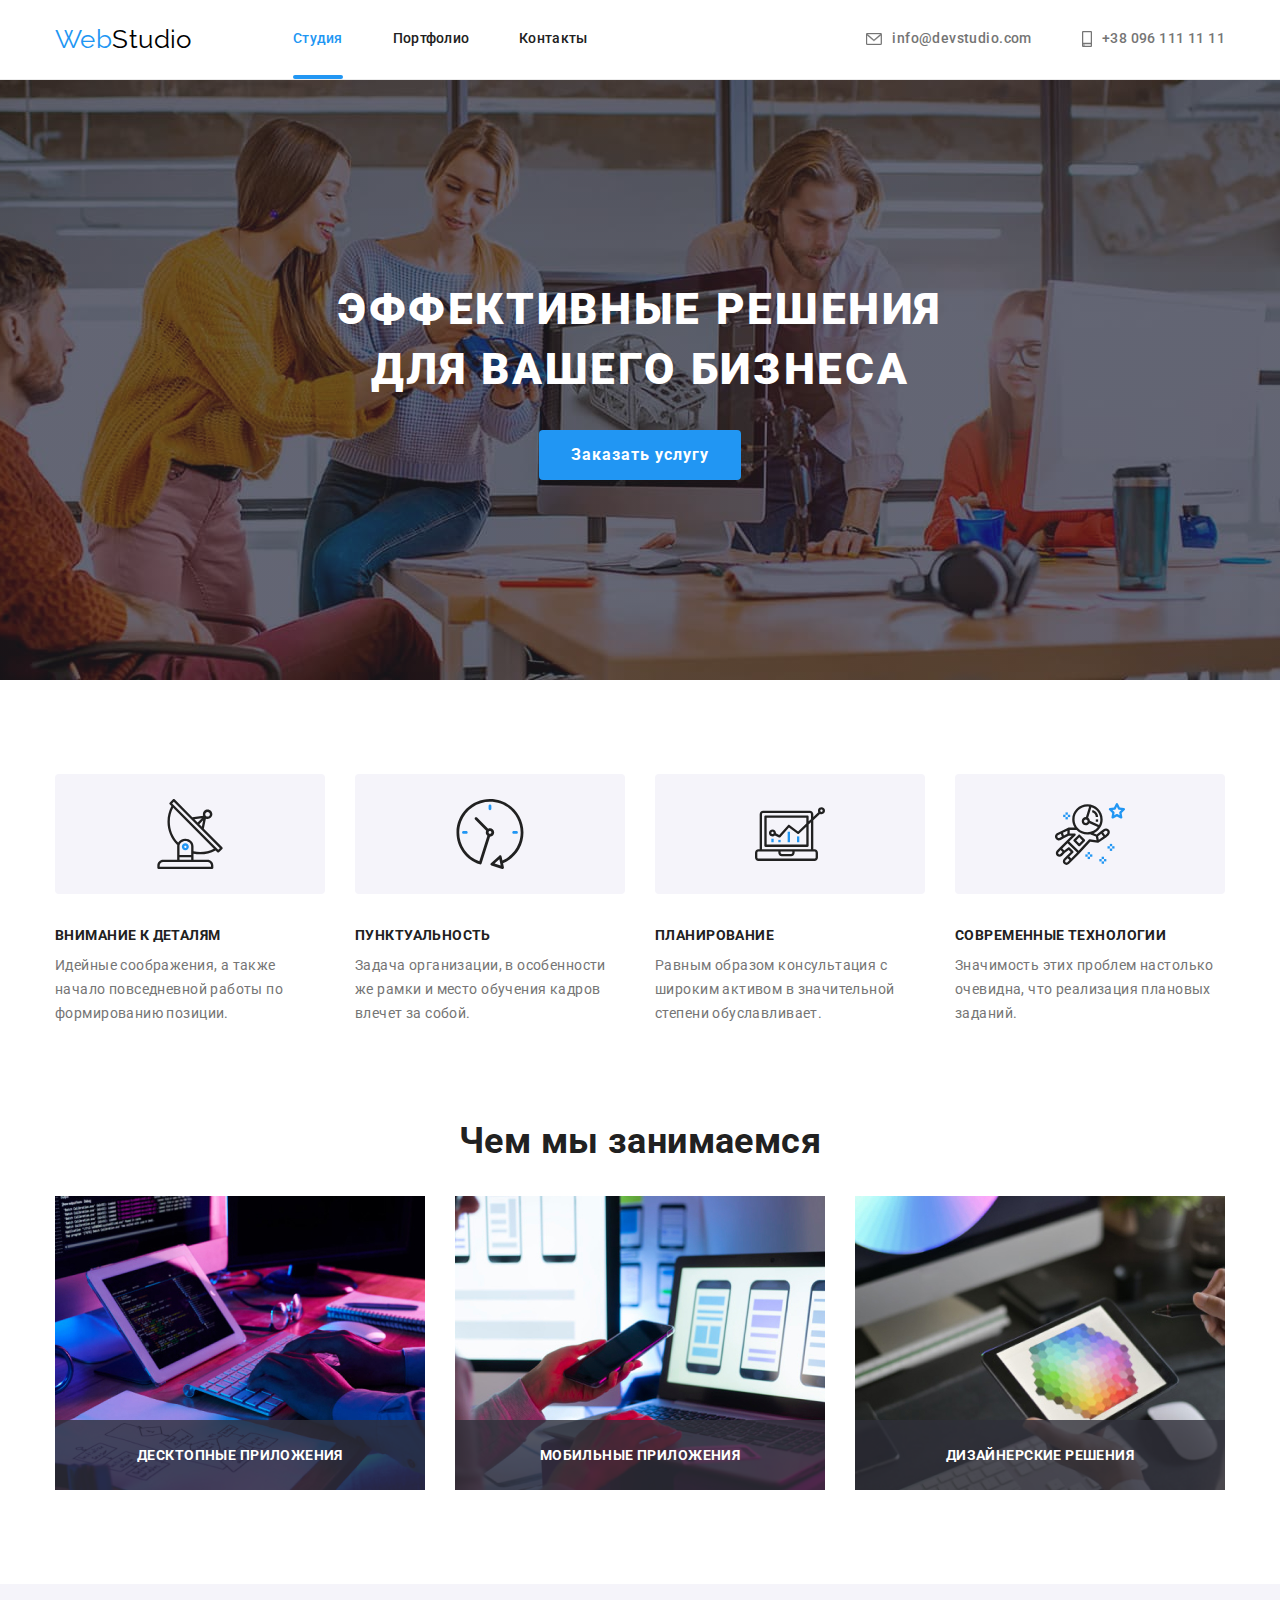
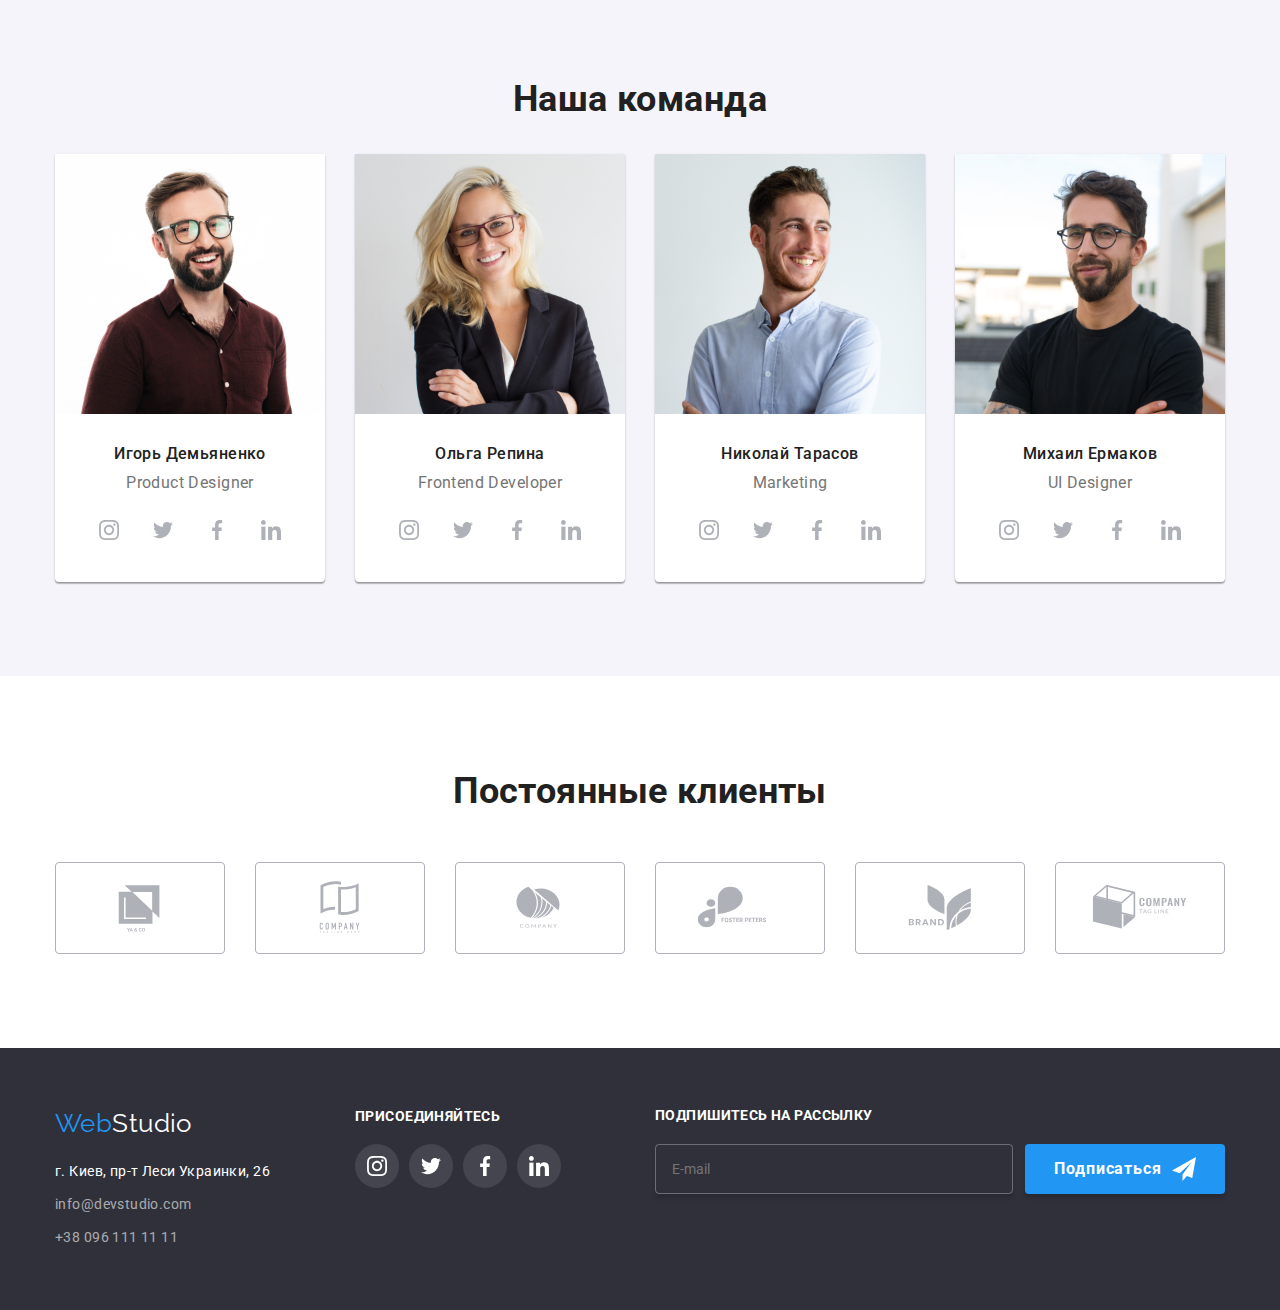
<file: index.html>
<!DOCTYPE html>
<html lang="ru">
  <head>
    <meta charset="UTF-8" />
    <meta http-equiv="X-UA-Compatible" content="IE=edge" />
    <title>WebStudio</title>
    <link
      rel="stylesheet"
      href="https://cdnjs.cloudflare.com/ajax/libs/modern-normalize/1.0.0/modern-normalize.min.css"
    />
    <link
      href="https://fonts.googleapis.com/css2?family=Raleway:wght@700&family=Roboto:wght@400;500;700;900&display=swap"
      rel="stylesheet"
    />
    <link rel="stylesheet" href="./css/styles.css" />
  </head>
  <body>
    <!-- top line -->
    <header class="header page-header">
      <div class="container">
        <nav class="main-nav">
          <a href="./index.html" class="main-nav__logo"
            ><span class="main-nav__logo--web">Web</span
            ><span class="main-nav__logo--studio">Studio</span></a
          >
          <ul class="menu site-nav">
            <li class="menu__item">
              <a class="menu__link" href="./index.html"
                ><span class="menu__item--current">Студия</span></a
              >
            </li>
            <li class="menu__item">
              <a class="menu__link" href="./portfolio.html">Портфолио</a>
            </li>
            <li class="menu__item">
              <a class="menu__link" href="">Контакты</a>
            </li>
          </ul>
        </nav>
        <ul class="auth-nav auth-nav--modifier">
          <li class="auth-nav__item">
            <a
              class="auth-nav__link auth-nav__link--modifier"
              href="mailto:info@devstudio.com"
            >
              <svg class="auth-nav--mail-icon">
                <use href="./images/sprite.svg#icon-envelope"></use>
              </svg>
              info@devstudio.com</a
            >
          </li>
          <li class="auth-nav__item auth-nav__item--modifier">
            <a
              class="auth-nav__link auth-nav__link--modifier"
              href="tel:+380961111111"
              ><svg class="auth-nav--tel-icon">
                <use href="./images/sprite.svg#icon-smartphone"></use>
              </svg>
              +38 096 111 11 11</a
            >
          </li>
        </ul>
      </div>
    </header>

    <main>
      <!-- headder -->
      <section class="hero hero--modifier">
        <div class="container">
          <h1 class="hero--text">
            Эффективные решения<br />
            для вашего бизнеса
          </h1>

          <button data-modal-open type="button" class="button primary">
            Заказать услугу
          </button>
        </div>
      </section>
      <!-- Особенности -->
      <section class="section">
        <div class="container">
          <ul class="feature">
            <li class="feature__item feature__item--modifier">
              <div class="feature__icon">
                <svg class="feature__icon--modifier">
                  <use href="./images/sprite.svg#icon-antenna"></use>
                </svg>
              </div>
              <h2 class="feature__label">Внимание к деталям</h2>
              <p class="feature__text">
                Идейные соображения, а также начало повседневной работы по
                формированию позиции.
              </p>
            </li>
            <li class="feature__item feature__item--modifier">
              <div class="feature__icon">
                <svg class="feature__icon--modifier">
                  <use href="./images/sprite.svg#icon-clock"></use>
                </svg>
              </div>
              <h2 class="feature__label">Пунктуальность</h2>
              <p class="feature__text">
                Задача организации, в особенности же рамки и место обучения
                кадров влечет за собой.
              </p>
            </li>
            <li class="feature__item feature__item--modifier">
              <div class="feature__icon">
                <svg class="feature__icon--modifier">
                  <use href="./images/sprite.svg#icon-diagram"></use>
                </svg>
              </div>
              <h2 class="feature__label">Планирование</h2>
              <p class="feature__text">
                Равным образом консультация с широким активом в значительной
                степени обуславливает.
              </p>
            </li>
            <li class="feature__item feature__item--modifier">
              <div class="feature__icon">
                <svg class="feature__icon--modifier">
                  <use href="./images/sprite.svg#icon-astronaut"></use>
                </svg>
              </div>
              <h2 class="feature__label">Современные технологии</h2>
              <p class="feature__text">
                Значимость этих проблем настолько очевидна, что реализация
                плановых заданий.
              </p>
            </li>
          </ul>
        </div>
      </section>
      <!-- Чем мы занимаемся -->
      <section class="section work">
        <div class="container">
          <h2 class="work__title">Чем мы занимаемся</h2>
          <ul class="work-cardset">
            <li class="work-cardset__item work-cardset__item--modifier">
              <img src="./images/box1.jpg" alt="site creator" width="370" />
              <div class="work-cardset--text">
                <p>десктопные приложения</p>
              </div>
            </li>
            <li class="work-cardset__item work-cardset__item--modifier">
              <img src="./images/box2.jpg" alt="app creator" width="370" />
              <div class="work-cardset--text">
                <p>мобильные приложения</p>
              </div>
            </li>
            <li class="work-cardset__item work-cardset__item--modifier">
              <img src="./images/box3.jpg" alt="some design" width="370" />
              <div class="work-cardset--text">
                <p>дизайнерские решения</p>
              </div>
            </li>
          </ul>
        </div>
      </section>
      <!-- Наша команда / team -->
      <section class="section team">
        <div class="container">
          <h2 class="team__title">Наша команда</h2>
          <ul class="team-card-set">
            <li class="team-card-set__item">
              <img
                src="./images/team-card-1.jpg"
                alt="Product Designer"
                width="270"
              />
              <div class="worker">
                <h3 class="worker__title">Игорь Демьяненко</h3>
                <p class="worker__text">Product Designer</p>
                <ul class="social-icons">
                  <li class="social-icons__item">
                    <a
                      href=""
                      class="social-icon__link"
                      target="_blank"
                      rel="noopener noreferrer"
                    >
                      <svg class="social-icon__svg">
                        <use href="./images/sprite.svg#icon-instagram"></use>
                      </svg>
                    </a>
                  </li>
                  <li class="social-icons__item">
                    <a
                      href=""
                      class="social-icon__link"
                      target="_blank"
                      rel="noopener noreferrer"
                    >
                      <svg class="social-icon__svg">
                        <use href="./images/sprite.svg#icon-twitter"></use>
                      </svg>
                    </a>
                  </li>
                  <li class="social-icons__item">
                    <a
                      href=""
                      class="social-icon__link"
                      target="_blank"
                      rel="noopener noreferrer"
                    >
                      <svg class="social-icon__svg">
                        <use href="./images/sprite.svg#icon-facebook"></use>
                      </svg>
                    </a>
                  </li>
                  <li class="social-icons__item">
                    <a
                      href=""
                      class="social-icon__link"
                      target="_blank"
                      rel="noopener noreferrer"
                    >
                      <svg class="social-icon__svg">
                        <use href="./images/sprite.svg#icon-linkedin"></use>
                      </svg>
                    </a>
                  </li>
                </ul>
              </div>
            </li>

            <li class="team-card-set__item">
              <img
                src="./images/team-card-2.jpg"
                alt="Frontend Developer"
                width="270"
              />
              <div class="worker">
                <h3 class="worker__title">Ольга Репина</h3>
                <p class="worker__text">Frontend Developer</p>
                <ul class="social-icons">
                  <li class="social-icons__item">
                    <a
                      href=""
                      class="social-icon__link"
                      target="_blank"
                      rel="noopener noreferrer"
                    >
                      <svg class="social-icon__svg">
                        <use href="./images/sprite.svg#icon-instagram"></use>
                      </svg>
                    </a>
                  </li>
                  <li class="social-icons__item">
                    <a
                      href=""
                      class="social-icon__link"
                      target="_blank"
                      rel="noopener noreferrer"
                    >
                      <svg class="social-icon__svg">
                        <use href="./images/sprite.svg#icon-twitter"></use>
                      </svg>
                    </a>
                  </li>
                  <li class="social-icons__item">
                    <a
                      href=""
                      class="social-icon__link"
                      target="_blank"
                      rel="noopener noreferrer"
                    >
                      <svg class="social-icon__svg">
                        <use href="./images/sprite.svg#icon-facebook"></use>
                      </svg>
                    </a>
                  </li>
                  <li class="social-icons__item">
                    <a
                      href=""
                      class="social-icon__link"
                      target="_blank"
                      rel="noopener noreferrer"
                    >
                      <svg class="social-icon__svg">
                        <use href="./images/sprite.svg#icon-linkedin"></use>
                      </svg>
                    </a>
                  </li>
                </ul>
              </div>
            </li>

            <li class="team-card-set__item">
              <img src="./images/team-card-3.jpg" alt="Marketing" width="270" />
              <div class="worker">
                <h3 class="worker__title">Николай Тарасов</h3>
                <p class="worker__text">Marketing</p>
                <ul class="social-icons">
                  <li class="social-icons__item">
                    <a
                      href=""
                      class="social-icon__link"
                      target="_blank"
                      rel="noopener noreferrer"
                    >
                      <svg class="social-icon__svg">
                        <use href="./images/sprite.svg#icon-instagram"></use>
                      </svg>
                    </a>
                  </li>
                  <li class="social-icons__item">
                    <a
                      href=""
                      class="social-icon__link"
                      target="_blank"
                      rel="noopener noreferrer"
                    >
                      <svg class="social-icon__svg">
                        <use href="./images/sprite.svg#icon-twitter"></use>
                      </svg>
                    </a>
                  </li>
                  <li class="social-icons__item">
                    <a
                      href=""
                      class="social-icon__link"
                      target="_blank"
                      rel="noopener noreferrer"
                    >
                      <svg class="social-icon__svg">
                        <use href="./images/sprite.svg#icon-facebook"></use>
                      </svg>
                    </a>
                  </li>
                  <li class="social-icons__item">
                    <a
                      href=""
                      class="social-icon__link"
                      target="_blank"
                      rel="noopener noreferrer"
                    >
                      <svg class="social-icon__svg">
                        <use href="./images/sprite.svg#icon-linkedin"></use>
                      </svg>
                    </a>
                  </li>
                </ul>
              </div>
            </li>

            <li class="team-card-set__item">
              <img
                src="./images/team-card-4.jpg"
                alt="UI Designer"
                width="270"
              />
              <div class="worker">
                <h3 class="worker__title">Михаил Ермаков</h3>
                <p class="worker__text">UI Designer</p>
                <ul class="social-icons">
                  <li class="social-icons__item">
                    <a
                      href=""
                      class="social-icon__link"
                      target="_blank"
                      rel="noopener noreferrer"
                    >
                      <svg class="social-icon__svg">
                        <use href="./images/sprite.svg#icon-instagram"></use>
                      </svg>
                    </a>
                  </li>
                  <li class="social-icons__item">
                    <a
                      href=""
                      class="social-icon__link"
                      target="_blank"
                      rel="noopener noreferrer"
                    >
                      <svg class="social-icon__svg">
                        <use href="./images/sprite.svg#icon-twitter"></use>
                      </svg>
                    </a>
                  </li>
                  <li class="social-icons__item">
                    <a
                      href=""
                      class="social-icon__link"
                      target="_blank"
                      rel="noopener noreferrer"
                    >
                      <svg class="social-icon__svg">
                        <use href="./images/sprite.svg#icon-facebook"></use>
                      </svg>
                    </a>
                  </li>
                  <li class="social-icons__item">
                    <a
                      href=""
                      class="social-icon__link"
                      target="_blank"
                      rel="noopener noreferrer"
                    >
                      <svg class="social-icon__svg">
                        <use href="./images/sprite.svg#icon-linkedin"></use>
                      </svg>
                    </a>
                  </li>
                </ul>
              </div>
            </li>
          </ul>
        </div>
      </section>
      <!-- clients -->
      <section class="section clients">
        <div class="container">
          <h2 class="clients__title">Постоянные клиенты</h2>
          <ul class="client-logo">
            <li class="client-logo__icon">
              <a
                href=""
                class="client-logo__link"
                target="_blank"
                rel="noopener noreferrer"
              >
                <svg class="client-logo__svg">
                  <use href="./images/sprite.svg#icon-logo1"></use>
                </svg>
              </a>
            </li>
            <li class="client-logo__icon">
              <a
                href=""
                class="client-logo__link"
                target="_blank"
                rel="noopener noreferrer"
              >
                <svg class="client-logo__svg">
                  <use href="./images/sprite.svg#icon-logo2"></use>
                </svg>
              </a>
            </li>
            <li class="client-logo__icon">
              <a
                href=""
                class="client-logo__link"
                target="_blank"
                rel="noopener noreferrer"
              >
                <svg class="client-logo__svg">
                  <use href="./images/sprite.svg#icon-logo3"></use>
                </svg>
              </a>
            </li>
            <li class="client-logo__icon">
              <a
                href=""
                class="client-logo__link"
                target="_blank"
                rel="noopener noreferrer"
              >
                <svg class="client-logo__svg">
                  <use href="./images/sprite.svg#icon-logo4"></use>
                </svg>
              </a>
            </li>
            <li class="client-logo__icon">
              <a
                href=""
                class="client-logo__link"
                target="_blank"
                rel="noopener noreferrer"
              >
                <svg class="client-logo__svg">
                  <use href="./images/sprite.svg#icon-logo5"></use>
                </svg>
              </a>
            </li>
            <li class="client-logo__icon">
              <a
                href=""
                class="client-logo__link"
                target="_blank"
                rel="noopener noreferrer"
              >
                <svg class="client-logo__svg">
                  <use href="./images/sprite.svg#icon-logo6"></use>
                </svg>
              </a>
            </li>
          </ul>
        </div>
      </section>
    </main>
    <!-- Подвал / footer -->
    <footer class="footer">
      <div class="container footer-menu">
        <address class="footer-menu__adress">
          <a href="./index.html" class="footer-menu__logo"
            ><span class="footer-menu__logo--web">Web</span
            ><span class="footer-menu__logo--studio">Studio</span></a
          >
          <div>
            <p class="footer-menu__street">г. Киев, пр-т Леси Украинки, 26</p>
            <ul class="auth-nav-foot">
              <li class="auth-nav-foot__mail">
                <a href="mailto:info@devstudio.com"
                  ><span class="auth-nav-foot__contact"
                    >info@devstudio.com</span
                  ></a
                >
              </li>
              <li class="auth-nav-foot__tel">
                <a href="tel:+380961111111"
                  ><span class="auth-nav-foot__contact"
                    >+38 096 111 11 11</span
                  ></a
                >
              </li>
            </ul>
          </div>
        </address>
        <div class="footer-socials">
          <p class="footer-socials__title">присоединяйтесь</p>
          <ul class="footer-icons">
            <li class="footer-icons__item">
              <a
                href=""
                class="footer-icons__link"
                target="_blank"
                rel="noopener noreferrer"
              >
                <svg class="footer-icons__svg">
                  <use href="./images/sprite.svg#icon-instagram"></use>
                </svg>
              </a>
            </li>
            <li class="footer-icons__item">
              <a
                href=""
                class="footer-icons__link"
                target="_blank"
                rel="noopener noreferrer"
              >
                <svg class="footer-icons__svg">
                  <use href="./images/sprite.svg#icon-twitter"></use>
                </svg>
              </a>
            </li>
            <li class="footer-icons__item">
              <a
                href=""
                class="footer-icons__link"
                target="_blank"
                rel="noopener noreferrer"
              >
                <svg class="footer-icons__svg">
                  <use href="./images/sprite.svg#icon-facebook"></use>
                </svg>
              </a>
            </li>
            <li class="footer-icons__item">
              <a
                href=""
                class="footer-icons__link"
                target="_blank"
                rel="noopener noreferrer"
              >
                <svg class="footer-icons__svg">
                  <use href="./images/sprite.svg#icon-linkedin"></use>
                </svg>
              </a>
            </li>
          </ul>
        </div>
        <div class="sign-up">
          <h2 class="sign-up__text">Подпишитесь на рассылку</h2>
          <form class="foot-form">
            <label for="sign-up" class="foot-form__label visually-hidden">
              Почта
            </label>
            <input
              type="email"
              name="sign-up"
              class="foot-form__input"
              id="sign-up"
              placeholder="E-mail"
            />
            <button type="submit" class="submit-btn button-cursor">
              Подписаться
              <span class="submit-btn__svg">
                <svg class="submit-btn__svg--send-svg">
                  <use href="./images/sprite.svg#icon-send"></use>
                </svg>
              </span>
            </button>
          </form>
        </div>
      </div>
    </footer>
    <!-- backdrop  -->
    <div class="backdrop is-hidden" data-modal>
      <div class="modal">
        <button data-modal-close type="button" class="modal__close">
          <svg class="modal__icon">
            <use href="./images/sprite.svg#icon-close"></use>
          </svg>
        </button>

        <form class="form" autocomplete="off">
          <p class="form__title">Оставьте свои данные, мы вам перезвоним</p>

          <label class="form__label"
            >Имя
            <input class="form__input" type="text" name="user-name" />
            <svg class="form__icon" width="18px" height="18px">
              <use href="./images/sprite.svg#icon-person"></use>
            </svg>
          </label>

          <label class="form__label"
            >Телефон
            <input class="form__input" type="tel" name="user-tel" />
            <svg class="form__icon" width="18px" height="18px">
              <use href="./images/sprite.svg#icon-phone"></use>
            </svg>
          </label>

          <label class="form__label"
            >Почта
            <input class="form__input" type="email" name="user-email" />
            <svg class="form__icon" width="18px" height="18px">
              <use href="./images/sprite.svg#icon-email"></use>
            </svg>
          </label>

          <label class="form__label"
            >Коментарий
            <textarea
              class="form__label--comment-textarea"
              name="comment"
              placeholder="Введите текст"
            ></textarea>
          </label>

          <input
            class="agreement visually-hidden"
            type="checkbox"
            name="agreement"
            id="agreement"
          />
          <label class="agreement__label" for="agreement"
            >Соглашаюсь с рассылкой и принимаю
            <a
              class="agreement__link"
              href=""
              target="_blank"
              rel="noopener noreferrer"
            >
              Условия договора</a
            >
          </label>

          <button class="button-send" type="submit">Отправить</button>
        </form>
      </div>
    </div>
    <script>
      (() => {
        const refs = {
          openModalBtn: document.querySelector("[data-modal-open]"),
          closeModalBtn: document.querySelector("[data-modal-close]"),
          modal: document.querySelector("[data-modal]"),
        };

        refs.openModalBtn.addEventListener("click", toggleModal);
        refs.closeModalBtn.addEventListener("click", toggleModal);

        function toggleModal() {
          refs.modal.classList.toggle("is-hidden");
        }
      })();
    </script>
  </body>
</html>
</file>
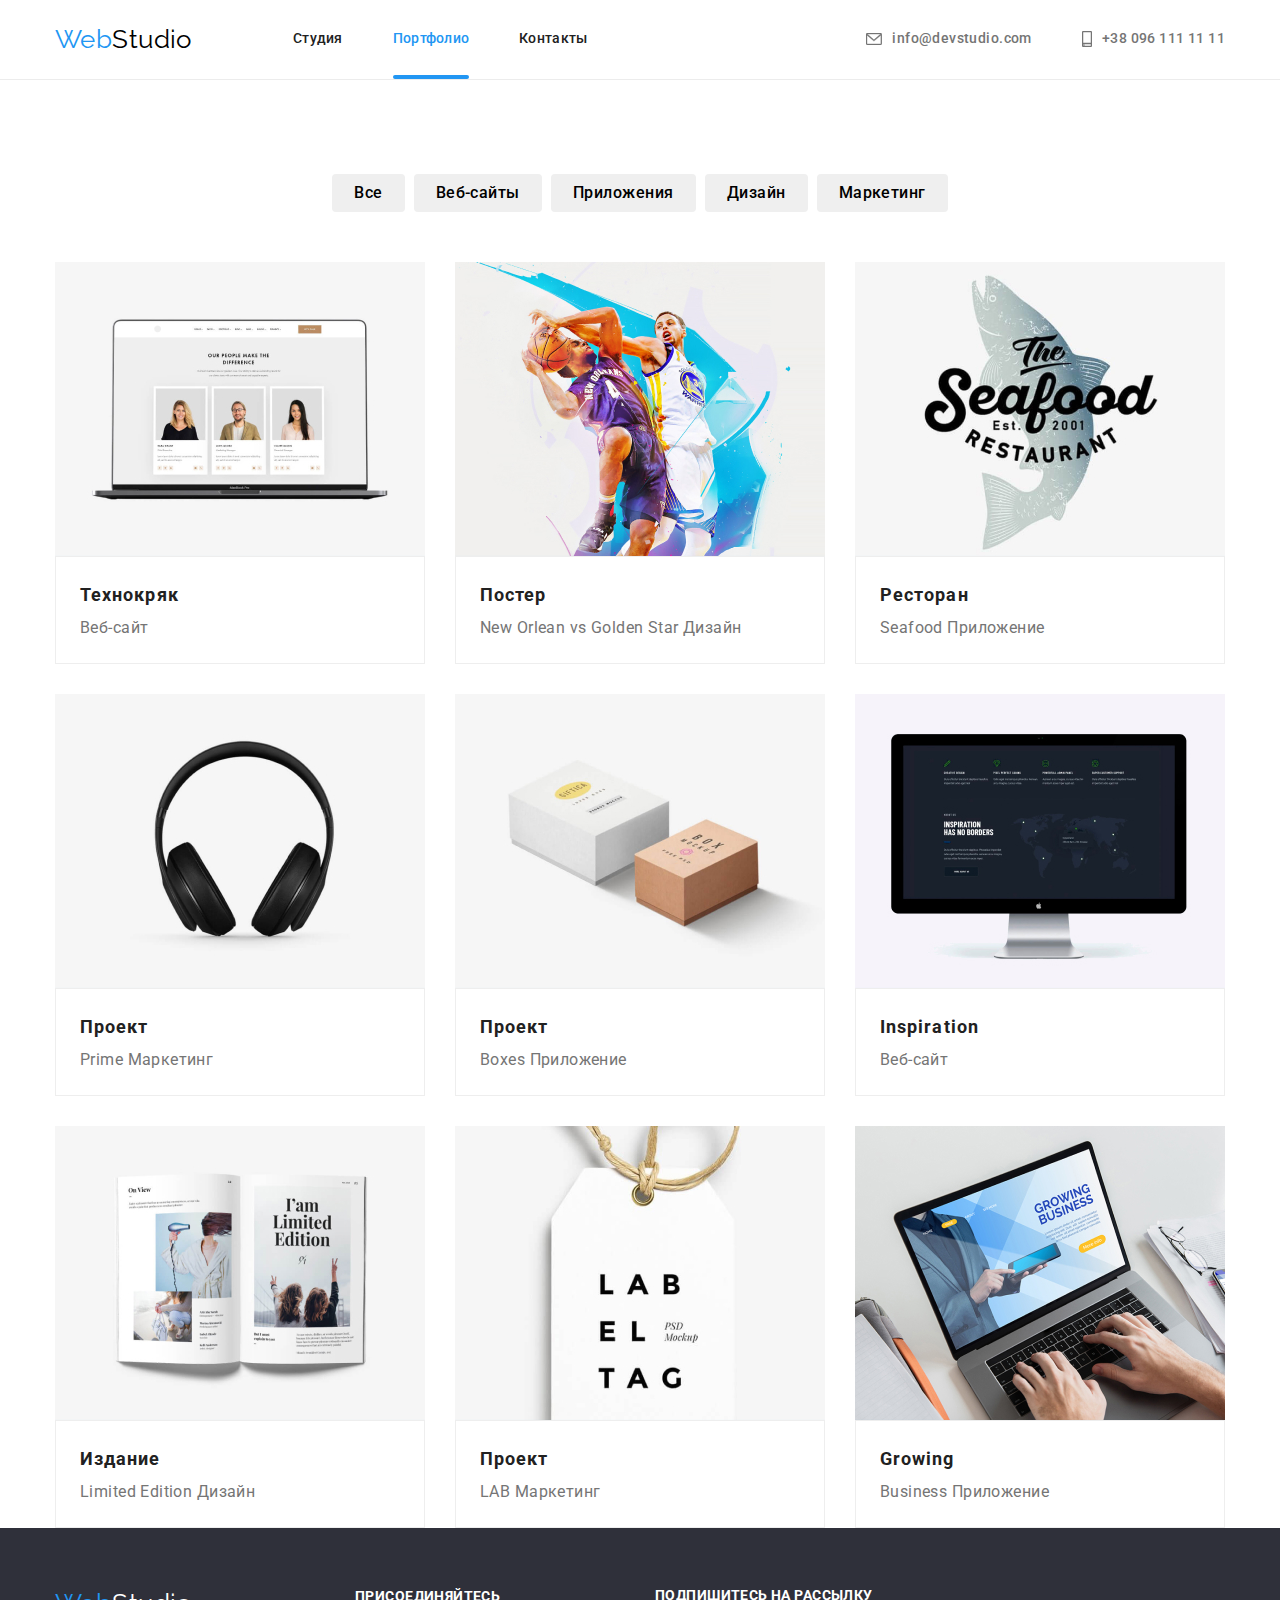
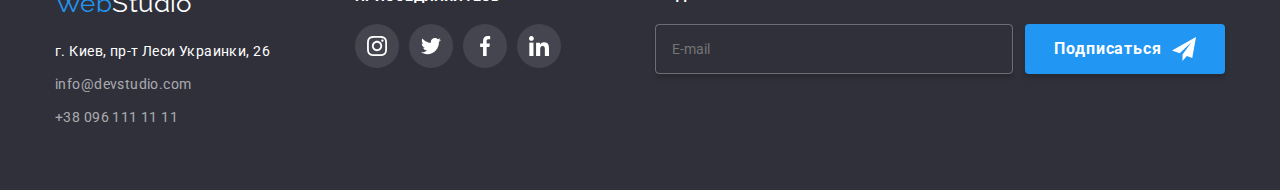
<file: portfolio.html>
<!DOCTYPE html>
<html lang="ru">
  <head>
    <meta charset="UTF-8" />
    <meta http-equiv="X-UA-Compatible" content="IE=edge" />
    <title>Portfolio</title>
    <link
      rel="stylesheet"
      href="https://cdnjs.cloudflare.com/ajax/libs/modern-normalize/1.0.0/modern-normalize.min.css"
    />
    <link
      href="https://fonts.googleapis.com/css2?family=Raleway:wght@700&family=Roboto:wght@400;500;700;900&display=swap"
      rel="stylesheet"
    />
    <link rel="stylesheet" href="./css/styles.css" />
  </head>
  <body>
    <!-- Шапка сайта -->
    <header class="header page-header">
      <div class="container">
        <nav class="main-nav">
          <a href="./index.html" class="main-nav__logo"
            ><span class="main-nav__logo--web">Web</span
            ><span class="main-nav__logo--studio">Studio</span></a
          >
          <ul class="menu site-nav">
            <li class="menu__item">
              <a class="menu__link" href="./index.html">Студия</a>
            </li>
            <li class="menu__item">
              <a class="menu__link" href="./portfolio.html"
                ><span class="menu__item--current">Портфолио</span></a
              >
            </li>
            <li class="menu__item">
              <a class="menu__link" href="">Контакты</a>
            </li>
          </ul>
        </nav>
        <ul class="auth-nav auth-nav--modifier">
          <li class="auth-nav__item">
            <a
              class="auth-nav__link auth-nav__link--modifier"
              href="mailto:info@devstudio.com"
            >
              <svg class="auth-nav--mail-icon">
                <use href="./images/sprite.svg#icon-envelope"></use>
              </svg>
              info@devstudio.com</a
            >
          </li>
          <li class="auth-nav__item auth-nav__item--modifier">
            <a
              class="auth-nav__link auth-nav__link--modifier"
              href="tel:+380961111111"
              ><svg class="auth-nav--tel-icon">
                <use href="./images/sprite.svg#icon-smartphone"></use>
              </svg>
              +38 096 111 11 11</a
            >
          </li>
        </ul>
      </div>
    </header>
    <main>
      <h1 class="hide">Portfolio</h1>
      <!-- фильтры -->
      <section class="section filter-buttons">
        <div class="container">
          <h2 class="hide">Filters</h2>
          <ul class="portfolio-btns site-nav">
            <li class="filter-btn">
              <button type="button" class="button">Все</button>
            </li>
            <li class="filter-btn">
              <button type="button" class="button">Веб-сайты</button>
            </li>
            <li class="filter-btn">
              <button type="button" class="button">Приложения</button>
            </li>
            <li class="filter-btn">
              <button type="button" class="button">Дизайн</button>
            </li>
            <li class="filter-btn">
              <button type="button" class="button">Маркетинг</button>
            </li>
          </ul>
        </div>
      </section>
      <!-- портфолио  -->
      <section class="section-filter">
        <div class="container">
          <h2 class="hide">Portfolio</h2>
          <ul class="makets team-work">
            <li class="makets__item work-item-portfolio">
              <a href="">
                <div class="makets__img">
                  <div class="makets__details">
                    Технокряк это современная площадка распространения
                    коронавируса. Компании используют эту платформу для
                    цифрового шпионажа и атак на защищённые сервера конкурентов.
                  </div>
                  <img
                    src="./images/img-0.jpg"
                    alt="Технокряк"
                    width="370"
                    height="294"
                  />
                </div>

                <div class="text-inner">
                  <h3 class="text-inner__title">Технокряк</h3>
                  <p class="text-inner__text">Веб-сайт</p>
                </div>
              </a>
            </li>
            <li class="makets__item work-item-portfolio">
              <a href="">
                <div class="makets__img">
                  <div class="makets__details">
                    Технокряк это современная площадка распространения
                    коронавируса. Компании используют эту платформу для
                    цифрового шпионажа и атак на защищённые сервера конкурентов.
                  </div>
                  <img
                    src="./images/img-1.jpg"
                    alt="Постер New Orlean vs Golden Star"
                    width="370"
                  />
                </div>
                <div class="text-inner">
                  <h3 class="text-inner__title">Постер</h3>
                  <p class="text-inner__text">
                    New Orlean vs Golden Star Дизайн
                  </p>
                </div>
              </a>
            </li>
            <li class="makets__item work-item-portfolio">
              <a href="">
                <div class="makets__img">
                  <div class="makets__details">
                    Технокряк это современная площадка распространения
                    коронавируса. Компании используют эту платформу для
                    цифрового шпионажа и атак на защищённые сервера конкурентов.
                  </div>
                  <img
                    src="./images/img-2.jpg"
                    alt="Ресторан Seafood"
                    width="370"
                  />
                </div>
                <div class="text-inner">
                  <h3 class="text-inner__title">Ресторан</h3>
                  <p class="text-inner__text">Seafood Приложение</p>
                </div>
              </a>
            </li>
            <li class="makets__item work-item-portfolio">
              <a href="">
                <div class="makets__img">
                  <div class="makets__details">
                    Технокряк это современная площадка распространения
                    коронавируса. Компании используют эту платформу для
                    цифрового шпионажа и атак на защищённые сервера конкурентов.
                  </div>
                  <img
                    src="./images/img-3.jpg"
                    alt="Проект Prime"
                    width="370"
                  />
                </div>
                <div class="text-inner">
                  <h3 class="text-inner__title">Проект</h3>
                  <p class="text-inner__text">Prime Маркетинг</p>
                </div>
              </a>
            </li>
            <li class="makets__item work-item-portfolio">
              <a href=""
                ><div class="makets__img">
                  <div class="makets__details">
                    Технокряк это современная площадка распространения
                    коронавируса. Компании используют эту платформу для
                    цифрового шпионажа и атак на защищённые сервера конкурентов.
                  </div>
                  <img
                    src="./images/img-4.jpg"
                    alt="Проект Boxes"
                    width="370"
                  />
                </div>
                <div class="text-inner">
                  <h3 class="text-inner__title">Проект</h3>
                  <p class="text-inner__text">Boxes Приложение</p>
                </div>
              </a>
            </li>
            <li class="makets__item work-item-portfolio">
              <a href="">
                <div class="makets__img">
                  <div class="makets__details">
                    Технокряк это современная площадка распространения
                    коронавируса. Компании используют эту платформу для
                    цифрового шпионажа и атак на защищённые сервера конкурентов.
                  </div>
                  <img
                    src="./images/img-5.jpg"
                    alt="Inspiration has no Borders"
                    width="370"
                  />
                </div>
                <div class="text-inner">
                  <h3 class="text-inner__title">Inspiration</h3>
                  <p class="text-inner__text">Веб-сайт</p>
                </div>
              </a>
            </li>
            <li class="makets__item work-item-portfolio">
              <a href=""
                ><div class="makets__img">
                  <div class="makets__details">
                    Технокряк это современная площадка распространения
                    коронавируса. Компании используют эту платформу для
                    цифрового шпионажа и атак на защищённые сервера конкурентов.
                  </div>
                  <img
                    src="./images/img-6.jpg"
                    alt="Издание Limited Edition"
                    width="370"
                  />
                </div>
                <div class="text-inner">
                  <h3 class="text-inner__title">Издание</h3>
                  <p class="text-inner__text">Limited Edition Дизайн</p>
                </div>
              </a>
            </li>
            <li class="makets__item work-item-portfolio">
              <a href=""
                ><div class="makets__img">
                  <div class="makets__details">
                    Технокряк это современная площадка распространения
                    коронавируса. Компании используют эту платформу для
                    цифрового шпионажа и атак на защищённые сервера конкурентов.
                  </div>
                  <img src="./images/img-7.jpg" alt="Проект LAB" width="370" />
                </div>
                <div class="text-inner">
                  <h3 class="text-inner__title">Проект</h3>
                  <p class="text-inner__text">LAB Маркетинг</p>
                </div>
              </a>
            </li>
            <li class="makets__item work-item-portfolio">
              <a href=""
                ><div class="makets__img">
                  <div class="makets__details">
                    Технокряк это современная площадка распространения
                    коронавируса. Компании используют эту платформу для
                    цифрового шпионажа и атак на защищённые сервера конкурентов.
                  </div>
                  <img
                    src="./images/img-8.jpg"
                    alt="Growing Business"
                    width="370"
                  />
                </div>
                <div class="text-inner">
                  <h3 class="text-inner__title">Growing</h3>
                  <p class="text-inner__text">Business Приложение</p>
                </div>
              </a>
            </li>
          </ul>
        </div>
      </section>
    </main>

    <!-- Подвал / footer -->
    <footer class="footer">
      <div class="container footer-menu">
        <address class="footer-menu__adress">
          <a href="./index.html" class="footer-menu__logo"
            ><span class="footer-menu__logo--web">Web</span
            ><span class="footer-menu__logo--studio">Studio</span></a
          >
          <div>
            <p class="footer-menu__street">г. Киев, пр-т Леси Украинки, 26</p>
            <ul class="auth-nav-foot">
              <li class="auth-nav-foot__mail">
                <a href="mailto:info@devstudio.com"
                  ><span class="auth-nav-foot__contact"
                    >info@devstudio.com</span
                  ></a
                >
              </li>
              <li class="auth-nav-foot__tel">
                <a href="tel:+380961111111"
                  ><span class="auth-nav-foot__contact"
                    >+38 096 111 11 11</span
                  ></a
                >
              </li>
            </ul>
          </div>
        </address>
        <div class="footer-socials">
          <p class="footer-socials__title">присоединяйтесь</p>
          <ul class="footer-icons">
            <li class="footer-icons__item">
              <a
                href=""
                class="footer-icons__link"
                target="_blank"
                rel="noopener noreferrer"
              >
                <svg class="footer-icons__svg">
                  <use href="./images/sprite.svg#icon-instagram"></use>
                </svg>
              </a>
            </li>
            <li class="footer-icons__item">
              <a
                href=""
                class="footer-icons__link"
                target="_blank"
                rel="noopener noreferrer"
              >
                <svg class="footer-icons__svg">
                  <use href="./images/sprite.svg#icon-twitter"></use>
                </svg>
              </a>
            </li>
            <li class="footer-icons__item">
              <a
                href=""
                class="footer-icons__link"
                target="_blank"
                rel="noopener noreferrer"
              >
                <svg class="footer-icons__svg">
                  <use href="./images/sprite.svg#icon-facebook"></use>
                </svg>
              </a>
            </li>
            <li class="footer-icons__item">
              <a
                href=""
                class="footer-icons__link"
                target="_blank"
                rel="noopener noreferrer"
              >
                <svg class="footer-icons__svg">
                  <use href="./images/sprite.svg#icon-linkedin"></use>
                </svg>
              </a>
            </li>
          </ul>
        </div>
        <div class="sign-up">
          <h2 class="sign-up__text">Подпишитесь на рассылку</h2>
          <form class="foot-form">
            <label for="sign-up" class="foot-form__label visually-hidden">
              Почта
            </label>
            <input
              type="email"
              name="sign-up"
              class="foot-form__input"
              id="sign-up"
              placeholder="E-mail"
            />
            <button type="submit" class="submit-btn button-cursor">
              Подписаться
              <span class="submit-btn__svg">
                <svg class="submit-btn__svg--send-svg">
                  <use href="./images/sprite.svg#icon-send"></use>
                </svg>
              </span>
            </button>
          </form>
        </div>
      </div>
    </footer>
    <script>
      (() => {
        const refs = {
          openModalBtn: document.querySelector("[data-modal-open]"),
          closeModalBtn: document.querySelector("[data-modal-close]"),
          modal: document.querySelector("[data-modal]"),
        };

        refs.openModalBtn.addEventListener("click", toggleModal);
        refs.closeModalBtn.addEventListener("click", toggleModal);

        function toggleModal() {
          refs.modal.classList.toggle("is-hidden");
        }
      })();
    </script>
  </body>
</html>
</file>
<file: css/styles.css>
:root {
  --primary-text-color: #757575;
  --title-text-color: #212121;
  --accent-color: #2196f3;
  --button-accent-text-color: #fff;
  --icon-color: #afb1b8;
  --footer-icon-bgc: rgba(255, 255, 255, 0.1);
  --standard-animation: 250ms cubic-bezier(0.4, 0, 0.2, 1);
  --font-family--roboto: "Roboto",sans-serif;
}

html {
  box-sizing: border-box;
}

*,
*::before,
*::after {
  box-sizing: inherit;
}

h1,
h2,
h3 p,
ul {
  margin: 0;
  padding-left: 0;
  display: inline-block;
  list-style: none;
}

img {
  display: block;
  max-width: 100%;
  height: auto;
}

body {
  background-color: #fff;
  color: var(--primary-text-color);
  font-family: var(--font-family--roboto);
  font-size: 14px;
  line-height: 1.71;
  letter-spacing: 0.03em;
}

a {
  text-decoration: none;
}

.visually-hidden {
  position: absolute !important;
  clip: rect(1px 1px 1px 1px);
  clip: rect(1px, 1px, 1px, 1px);
  padding: 0 !important;
  border: 0 !important;
  height: 1px !important;
  width: 1px !important;
  overflow: hidden;
}

.hide {
  color: var(--title-text-color);
  display: none;
}

.container {
  margin-left: auto;
  margin-right: auto;
  width: 1200px;
  padding-left: 15px;
  padding-right: 15px;
}

.main-nav__logo {
  display: inline-block;
  width: 145px;
  margin-right: 93px;
  font-family: Raleway;
  font-size: 26px;
  line-height: 1.19;
}

.main-nav__logo--web {
  color: var(--accent-color);
}

.main-nav__logo--studio {
  color: #000000;
}

.section {
  padding-top: 94px;
  padding-bottom: 94px;
}

.header {
  padding-top: 24px;
  padding-bottom: 24px;
}

.main-nav {
  display: flex;
  align-items: center;
}

.menu {
  display: flex;
  align-items: center;
  justify-content: center;
}

.menu__item:not(:last-child) {
  margin-right: 50px;
}

.menu__item {
  position: relative;
}

.menu__link {
  color: var(--title-text-color);
  letter-spacing: 0.02em;
  transition: color var(--standard-animation);
}

.menu__link:hover, .menu__link:focus {
  color: var(--accent-color);
}

.menu__item--current::after {
  content: "";
  display: block;
  width: 100%;
  height: 4px;
  border-radius: 2px;
  margin-top: 28px;
  position: absolute;
  background-color: var(--accent-color);
}

.menu__item--current {
  color: var(--accent-color);
}

.menu {
  display: flex;
  align-items: center;
  justify-content: center;
}

.menu__item:not(:last-child) {
  margin-right: 50px;
}

.menu__item {
  position: relative;
}

.menu__link {
  color: var(--title-text-color);
  letter-spacing: 0.02em;
  transition: color var(--standard-animation);
}

.menu__link:hover, .menu__link:focus {
  color: var(--accent-color);
}

.menu__item--current::after {
  content: "";
  display: block;
  width: 100%;
  height: 4px;
  border-radius: 2px;
  margin-top: 28px;
  position: absolute;
  background-color: var(--accent-color);
}

.menu__item--current {
  color: var(--accent-color);
}

.auth-nav {
  display: flex;
  padding: 0;
}

.auth-nav--modifier {
  margin: 0;
  color: var(--primary-text-color);
  font-weight: 500;
  font-size: 14px;
  line-height: 1.14;
}

.auth-nav--modifier:hover, .auth-nav--modifier:focus {
  color: var(--accent-color);
}

.auth-nav__item {
  margin-right: auto;
}

.auth-nav__item--modifier {
  margin-left: 50px;
}

.auth-nav__link {
  color: var(--primary-text-color);
  font-weight: 500;
  font-size: 14px;
  line-height: 1.14;
}

.auth-nav__link:hover, .auth-nav__link:focus {
  color: var(--accent-color);
}

.auth-nav__link--modifier {
  display: flex;
  align-items: center;
  transition: color var(--standard-animation);
}

.auth-nav--mail-icon {
  width: 16px;
  height: 12px;
  margin-right: 10px;
  stroke: currentColor;
}

.auth-nav--tel-icon {
  width: 10px;
  height: 16px;
  margin-right: 10px;
  stroke: currentColor;
}

.hero {
  padding-top: 200px;
  padding-bottom: 200px;
  background-color: #2f303a;
  text-align: center;
}

.hero--modifier {
  min-height: 600px;
  max-width: 1600px;
  margin-left: auto;
  margin-right: auto;
  background-image: linear-gradient(to bottom, rgba(47, 48, 58, 0.4), rgba(47, 48, 58, 0.4)), url(../images/hero-img.jpg), linear-gradient(to bottom, #c4c4c4, #c4c4c4);
  background-repeat: no-repeat;
  background-position: center;
  background-size: cover;
}

.hero--text {
  text-transform: uppercase;
  width: 1170px;
  color: var(--button-accent-text-color);
  letter-spacing: 0.06em;
  font-weight: 900;
  font-size: 44px;
  line-height: 1.36;
  text-align: center;
}

.feature {
  display: flex;
  flex-wrap: wrap;
  margin-left: -30px;
}

.feature__item {
  margin-left: 30px;
  transition: opacity var(--standard-animation);
}

.feature__item--modifier {
  width: 270px;
}

.feature__icon {
  display: flex;
  align-items: center;
  justify-content: center;
  margin-bottom: 30px;
  width: 270px;
  height: 120px;
  background-color: #f5f4fa;
  border-radius: 4px;
}

.feature__icon--modifier {
  width: 70px;
  height: 70px;
  fill: #212121;
}

.feature__label {
  margin-bottom: 10px;
  text-transform: uppercase;
  color: var(--title-text-color);
  font-size: 14px;
  line-height: 1.14;
}

.feature__text {
  margin: 0px;
}

.work {
  padding-top: 0px;
  text-align: center;
}

.work__title {
  color: var(--title-text-color);
  font-weight: 700;
  font-size: 36px;
  line-height: 1.17;
}

.work-cardset {
  display: flex;
  flex-wrap: wrap;
  margin-left: -30px;
  margin-top: 34px;
}

.work-cardset__item {
  margin-left: 30px;
  transition: opacity var(--standard-animation);
}

.work-cardset__item--modifier {
  position: relative;
  margin-bottom: 0px;
  flex-basis: calc((100% - 90px) / 3);
}

.work-cardset--text {
  display: flex;
  justify-content: center;
  align-items: center;
  width: 370px;
  height: 70px;
  position: absolute;
  bottom: 0;
  background: rgba(47, 48, 58, 0.8);
  padding: 0;
  font-weight: 700;
  font-size: 14px;
  line-height: 16px;
  letter-spacing: 0.03em;
  text-transform: uppercase;
  color: #ffffff;
}

.team {
  text-align: center;
  margin: 0px;
  background-color: #f5f4fa;
}

.team__title {
  color: var(--title-text-color);
  font-weight: 700;
  font-size: 36px;
  line-height: 1.17;
}

.team-card-set {
  display: flex;
  flex-wrap: wrap;
  margin-left: -30px;
  margin-top: 34px;
}

.team-card-set__item {
  margin-left: 30px;
  transition: opacity var(--standard-animation);
  background-color: #fff;
  width: 270px;
  box-shadow: 0px 1px 3px RGB(0 0 0/12%), 0px 1px 1px RGB(0 0 0/14%), 0px 2px 1px RGB(0 0 0/20%);
  border-radius: 0px 0px 4px 4px;
}

.worker {
  padding: 30px;
}

.worker__title {
  margin: 0 0 10px 0;
  color: var(--title-text-color);
  font-weight: 500;
  font-size: 16px;
  line-height: 1.19;
}

.worker__text {
  margin: 0 0 16px 0;
  font-size: 16px;
  line-height: 1.19;
}

.social-icons {
  display: inline-flex;
}

.social-icons__item:not(:last-child) {
  margin-right: 10px;
}

.social-icon__link {
  display: flex;
  align-items: center;
  justify-content: center;
  width: 44px;
  height: 44px;
  border-radius: 50%;
  transition: background-color var(--standard-animation);
}

.social-icon__link:hover, .social-icon__link:focus {
  background-color: var(--accent-color);
}

.social-icon__link:hover .social-icon__svg,
.social-icon__link:focus .social-icon__svg {
  fill: var(--button-accent-text-color);
}

.social-icon__svg {
  width: 20px;
  height: 20px;
  fill: var(--icon-color);
  transition: fill var(--standard-animation);
}

.clients {
  text-align: center;
}

.clients__title {
  margin: 0 0 50px 0;
  color: var(--title-text-color);
  font-weight: 700;
  font-size: 36px;
  line-height: 1.17;
}

.client-logo {
  display: inline-flex;
}

.client-logo__icon:not(:last-child) {
  margin-right: 30px;
}

.client-logo__link {
  display: flex;
  align-items: center;
  justify-content: center;
  width: 170px;
  height: 92px;
  border: 1px solid var(--icon-color);
  border-radius: 4px;
}

.client-logo__link:hover, .client-logo__link:focus {
  border: 1px solid var(--accent-color);
}

.client-logo__link:hover .client-logo__svg,
.client-logo__link:focus .client-logo__svg {
  fill: var(--accent-color);
}

.client-logo__svg {
  width: 106px;
  height: 60px;
  fill: var(--icon-color);
  transition: fill var(--standard-animation);
}

.footer {
  padding: 60px 0px;
  background-color: #2f303a;
}

.footer-menu {
  display: flex;
}

.footer-menu__adress {
  margin-right: 30px;
  font-style: normal;
  width: 270px;
}

.footer-menu__logo {
  display: inline-block;
  width: 145px;
  font-family: Raleway;
  font-size: 26px;
  line-height: 1.19;
}

.footer-menu__logo--web {
  color: var(--accent-color);
}

.footer-menu__logo--studio {
  color: white;
}

.footer-menu__street {
  margin-top: 20px;
  margin-bottom: 9px;
  color: white;
}

.auth-nav-foot {
  display: inline-block;
  margin: 0;
  padding: 0;
}

.auth-nav-foot__mail {
  margin-top: 0px;
}

.auth-nav-foot__tel {
  margin-top: 9px;
}

.auth-nav-foot__contact {
  color: rgba(255, 255, 255, 0.6);
}

/* --- */
.footer-socials {
  width: 270px;
  margin-right: 30px;
}

.footer-socials__title {
  margin: 0 0 20px 0;
  padding: 0;
  font-weight: 700;
  font-size: 14px;
  line-height: 16px;
  letter-spacing: 0.03em;
  text-transform: uppercase;
  color: #ffffff;
}

.footer-icons {
  display: inline-flex;
}

.footer-icons__item:not(:last-child) {
  margin-right: 10px;
}

.footer-icons__link {
  display: flex;
  align-items: center;
  justify-content: center;
  width: 44px;
  height: 44px;
  border-radius: 50%;
  background-color: var(--footer-icon-bgc);
  transition: background-color var(--standard-animation);
}

.footer-icons__link:hover, .footer-icons__link:focus {
  background-color: var(--accent-color);
}

.footer-icons__link:hover .footer-icons__svg,
.footer-icons__link:focus .footer-icons__svg {
  fill: var(--button-accent-text-color);
}

.footer-icons__svg {
  width: 20px;
  height: 20px;
  fill: #fff;
}

.submit-btn__svg {
  margin-left: 10px;
}

.submit-btn__svg--send-svg {
  display: flex;
  width: 24px;
  height: 24px;
  fill: #ffffff;
}

.button-cursor {
  cursor: pointer;
}

.sign-up {
  display: flex;
  flex-wrap: wrap;
  width: 570px;
  height: 86px;
}

.join-text,
.sign-up__text {
  font-weight: 700;
  font-size: 14px;
  line-height: 1.14;
  letter-spacing: 0.03em;
  text-transform: uppercase;
  color: #fff;
  margin-bottom: 20px;
}

.foot-form {
  display: flex;
  flex-wrap: wrap;
  justify-content: space-between;
  width: 570px;
}

.foot-form__label {
  font-weight: 400;
  font-size: 12px;
  line-height: 1.17;
  letter-spacing: 0.01em;
  color: var(--primary-text-color);
  position: relative;
  display: flex;
  flex-direction: column;
  justify-content: space-between;
}

.foot-form__label .input {
  margin-top: 4px;
  margin-bottom: 10px;
  padding-left: 42px;
  width: 448px;
  height: 40px;
  border: 1px solid rgba(33, 33, 33, 0.2);
  border-radius: 4px;
  outline: none;
  transition: border-color 250ms cubic-bezier(0.4, 0, 0.2, 1);
}

.foot-form__input {
  width: 358px;
  height: 50px;
  margin-right: 12px;
  border: 1px solid rgba(255, 255, 255, 0.3);
  border-radius: 4px;
  background-color: transparent;
  box-shadow: 0px 4px 4px rgba(0, 0, 0, 0.15);
  padding: 15px 0 15px 16px;
  color: #fff;
}

.foot-form__label .input:focus,
.foot-form__label .input:hover {
  border-color: var(--accent-color);
  cursor: pointer;
}

.foot-form__label .input:focus + .icon-form,
.foot-form__label .input:hover + .icon-form {
  fill: var(--accent-color);
}

.modal {
  position: absolute;
  top: 50%;
  left: 50%;
  min-width: 528px;
  min-height: 581px;
  background: #ffffff;
  box-shadow: 0px 1px 3px rgba(0, 0, 0, 0.12), 0px 1px 1px rgba(0, 0, 0, 0.14), 0px 2px 1px rgba(0, 0, 0, 0.2);
  border-radius: 4px;
  transform: translate(-50%, -50%) scale(1);
  transition: transform 250ms cubic-bezier(0.4, 0, 0.2, 1);
}

.modal__close {
  position: absolute;
  width: 30px;
  height: 30px;
  right: 0;
  top: 0;
  display: flex;
  justify-content: center;
  align-items: center;
  margin-right: 8px;
  margin-top: 8px;
  border: 1px solid rgba(0, 0, 0, 0.1);
  border-radius: 50%;
  background-color: transparent;
  cursor: pointer;
}

.modal__close:hover .modal__icon,
.modal__close:focus .modal__icon {
  fill: var(--accent-color);
}

.modal__icon {
  width: 18px;
  height: 18px;
  transition: fill 250ms cubic-bezier(0.4, 0, 0.2, 1);
}

.backdrop {
  position: fixed;
  top: 0;
  left: 0;
  width: 100%;
  height: 100%;
  background: rgba(0, 0, 0, 0.2);
  opacity: 1;
  transition: opacity 250ms cubic-bezier(0.4, 0, 0.2, 1);
}

.backdrop.is-hidden {
  opacity: 0;
  pointer-events: none;
}

.backdrop.is-hidden .modal {
  transform: translate(-50%, -50%) scale(0.5);
}

.form {
  width: 100%;
  padding: 40px;
}

.form__title {
  font-weight: 700;
  font-size: 20px;
  line-height: 1.15;
  text-align: center;
  letter-spacing: 0.03em;
  color: var(--title-text-color);
  margin-bottom: 12px;
}

.form__label {
  font-weight: 400;
  font-size: 12px;
  line-height: 1.17;
  letter-spacing: 0.01em;
  color: var(--primary-text-color);
  position: relative;
  display: flex;
  flex-direction: column;
  justify-content: space-between;
}

.form__label .form__input {
  margin-top: 4px;
  margin-bottom: 10px;
  padding-left: 42px;
  width: 448px;
  height: 40px;
  border: 1px solid rgba(33, 33, 33, 0.2);
  border-radius: 4px;
  outline: none;
  transition: border-color 250ms cubic-bezier(0.4, 0, 0.2, 1);
}

.form__label .form__input:focus,
.form__label .form__input:hover {
  border-color: var(--accent-color);
  cursor: pointer;
}

.form__label .form__input:focus + .form__icon,
.form__label .form__input:hover + .form__icon {
  fill: var(--accent-color);
}

.form__icon {
  position: absolute;
  top: 29px;
  left: 15px;
  transition: fill var(--standard-animation);
}

.form__label--comment-textarea {
  padding: 12px 16px;
  margin-top: 4px;
  margin-bottom: 20px;
  width: 448px;
  height: 120px;
  resize: none;
  outline: none;
  border: 1px solid rgba(33, 33, 33, 0.2);
  border-radius: 4px;
  transition: border-color 250ms cubic-bezier(0.4, 0, 0.2, 1);
}

.form__label--comment-textarea:focus, .form__label--comment-textarea:hover {
  border-color: var(--accent-color);
  cursor: pointer;
}

.form__label--comment-textarea::placeholder {
  font-weight: 400;
  font-size: 14px;
  line-height: 1.14;
  letter-spacing: 0.01em;
  color: rgba(117, 117, 117, 0.5);
}

.agreement__label {
  display: flex;
  justify-content: center;
  align-items: center;
  font-weight: 400;
  font-size: 14px;
  line-height: 1.71;
  letter-spacing: 0.03em;
  color: var(--primary-text-color);
}

.agreement__link {
  margin-left: 3px;
  color: var(--accent-color);
  text-decoration-line: underline;
}

.agreement__label::before {
  content: "";
  display: inline-block;
  text-align: center;
  width: 16px;
  height: 15px;
  border: 1px solid var(--title-text-color);
  border-radius: 3px;
  margin-right: 8px;
  transition: background-image 250ms cubic-bezier(0.4, 0, 0.2, 1), background-color 250ms cubic-bezier(0.4, 0, 0.2, 1), border-color 250ms cubic-bezier(0.4, 0, 0.2, 1);
}

.agreement:checked + .agreement__label::before {
  background-image: url(../images/icon-check.svg);
  background-repeat: no-repeat;
  background-position: center;
  background-size: contain;
  background-color: var(--accent-color);
  border-color: var(--accent-color);
}

.button-send {
  background-color: var(--accent-color);
  color: #fff;
  font-weight: 700;
  font-size: 16px;
  line-height: 1.87;
  text-align: center;
  letter-spacing: 0.06em;
  cursor: pointer;
  margin-top: 30px;
  padding: 10px 32px;
  border-radius: 4px;
  border: 0;
  min-width: 200px;
  min-height: 50px;
  box-shadow: 0px 4px 4px rgba(0, 0, 0, 0.15);
  display: block;
  margin-left: auto;
  margin-right: auto;
}

.site-nav {
  margin: 0;
  padding: 0;
  font-weight: 500;
  font-size: 14px;
  line-height: 1.14;
  color: var(--title-text-color);
  letter-spacing: 0.02em;
}

.site-nav:hover,
.site-nav a:focus {
  color: var(--accent-color);
}

.makets {
  display: flex;
  flex-wrap: wrap;
  margin-left: -30px;
}

.makets__item {
  margin-left: 30px;
  transition: opacity var(--standard-animation);
}

.makets__img {
  position: relative;
  overflow: hidden;
}

.work-item-portfolio .makets__details {
  transition: transform 250ms cubic-bezier(0.4, 0, 0.2, 1);
}

.makets__details {
  display: flex;
  justify-content: center;
  align-items: center;
  position: absolute;
  padding: 0 24px;
  width: 100%;
  height: 100%;
  background: rgba(33, 150, 243, 0.9);
  text-align: left;
  font-size: 18px;
  line-height: 28px;
  letter-spacing: 0.03em;
  color: #ffffff;
  transform: translateY(100%);
}

.text-inner {
  padding: 20px 24px;
  border: 1px solid #eeeeee;
}

.text-inner__title {
  margin: 0;
  color: var(--title-text-color);
  text-align: left;
  font-weight: 700;
  font-size: 18px;
  line-height: 2;
  letter-spacing: 0.06em;
}

.text-inner__text {
  margin: 0;
  color: var(--primary-text-color);
  text-align: left;
  font-size: 16px;
  line-height: 1.88;
}

.work-item-portfolio {
  margin-bottom: 30px;
  flex-basis: calc((100% - 90px) / 3);
}

.work-item-portfolio:hover, .work-item-portfolio:focus {
  box-shadow: 0px 1px 1px rgba(0, 0, 0, 0.12), 0px 4px 4px rgba(0, 0, 0, 0.06), 1px 4px 6px rgba(0, 0, 0, 0.16);
  cursor: pointer;
}

.work-item-portfolio:hover .makets__details {
  opacity: 1;
  transform: translateY(0);
}

.work-item-portfolio:nth-last-child(-n + 3) {
  margin-bottom: 0px;
}

.page-header {
  background-color: #ffffff;
  border-bottom: 1px solid #ececec;
}

.header .container {
  display: flex;
  align-items: center;
  justify-content: space-between;
}

.button {
  cursor: pointer;
  font-family: var(--font-family--roboto);
  font-weight: 500;
  font-size: 16px;
  padding: 6px 22px;
  border-radius: 4px;
  border: 0;
  line-height: 1.63;
  letter-spacing: 0.03em;
  transition-property: background-color, color;
  transition-duration: 250ms;
  transition-timing-function: cubic-bezier(0.4, 0, 0.2, 1);
}

.button:hover, .button:focus {
  background-color: var(--accent-color);
  color: var(--button-accent-text-color);
}

.button.primary {
  margin-top: 30px;
  border-radius: 4px;
  padding: 10px 32px;
  border: 0;
  background-color: var(--accent-color);
  color: var(--button-accent-text-color);
  font-family: var(--font-family--roboto);
  font-weight: 700;
  font-size: 16px;
  line-height: 1.88;
  letter-spacing: 0.06em;
}

.filter-buttons {
  margin-top: 0px;
  padding-bottom: 50px;
}

.portfolio-btns {
  display: flex;
  align-items: center;
  justify-content: center;
}

.portfolio-btns .filter-btn:not(:last-child) {
  margin-right: 9px;
}

.portfolio-btns .filter-btn:not(:last-child):hover, .portfolio-btns .filter-btn:not(:last-child):focus {
  box-shadow: 0px 1px 1px rgba(0, 0, 0, 0.12), 0px 4px 4px rgba(0, 0, 0, 0.06), 1px 4px 6px rgba(0, 0, 0, 0.16);
  /* cursor: pointer; */
}

.submit-btn {
  display: inline-flex;
  align-items: center;
  justify-content: center;
  font-weight: 700;
  min-width: 200px;
  height: 50px;
  font-size: 16px;
  line-height: 1.8;
  letter-spacing: 0.06em;
  background-color: var(--accent-color);
  color: #fff;
  border-radius: 4px;
  text-align: center;
  border-color: transparent;
  box-shadow: 0px 4px 4px rgba(0, 0, 0, 0.15);
  padding: 0;
  transition: color, background-color, box-shadow var(--standard-animation);
}
/*# sourceMappingURL=styles.css.map */
</file>
